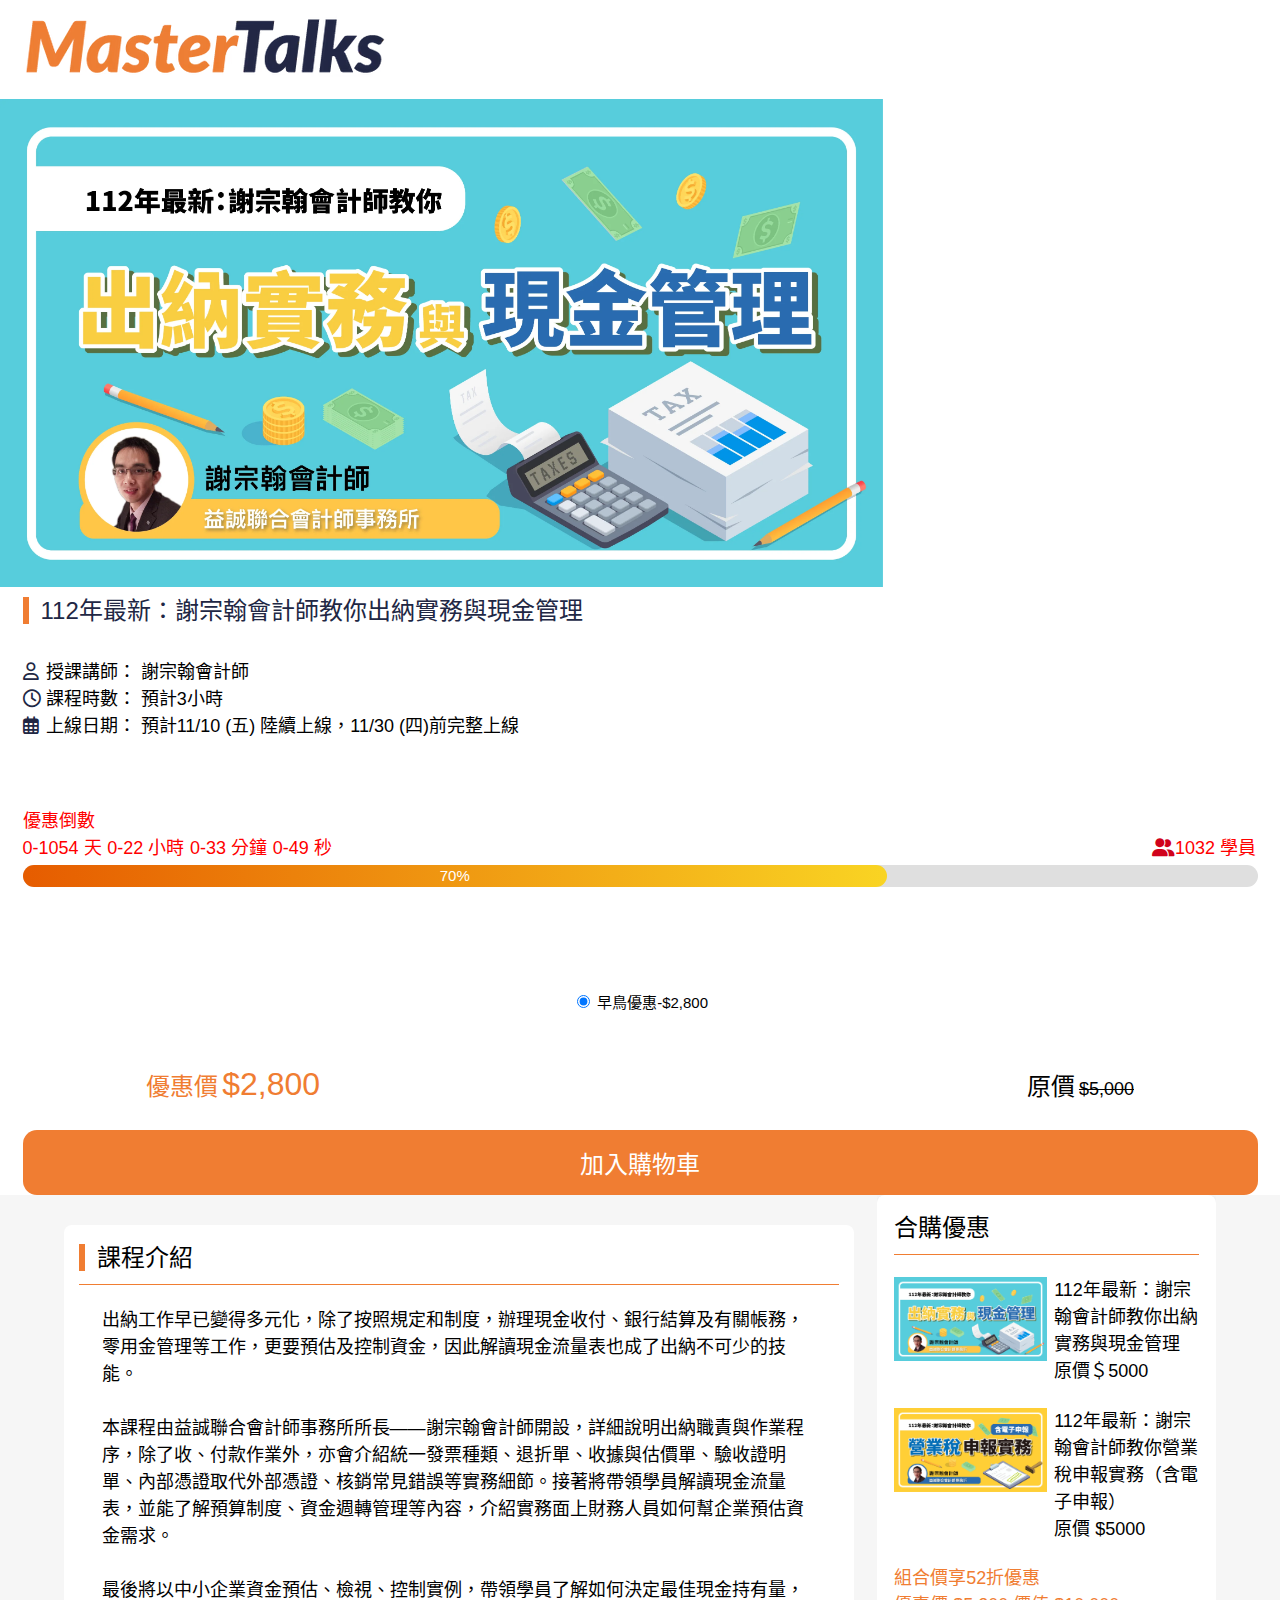
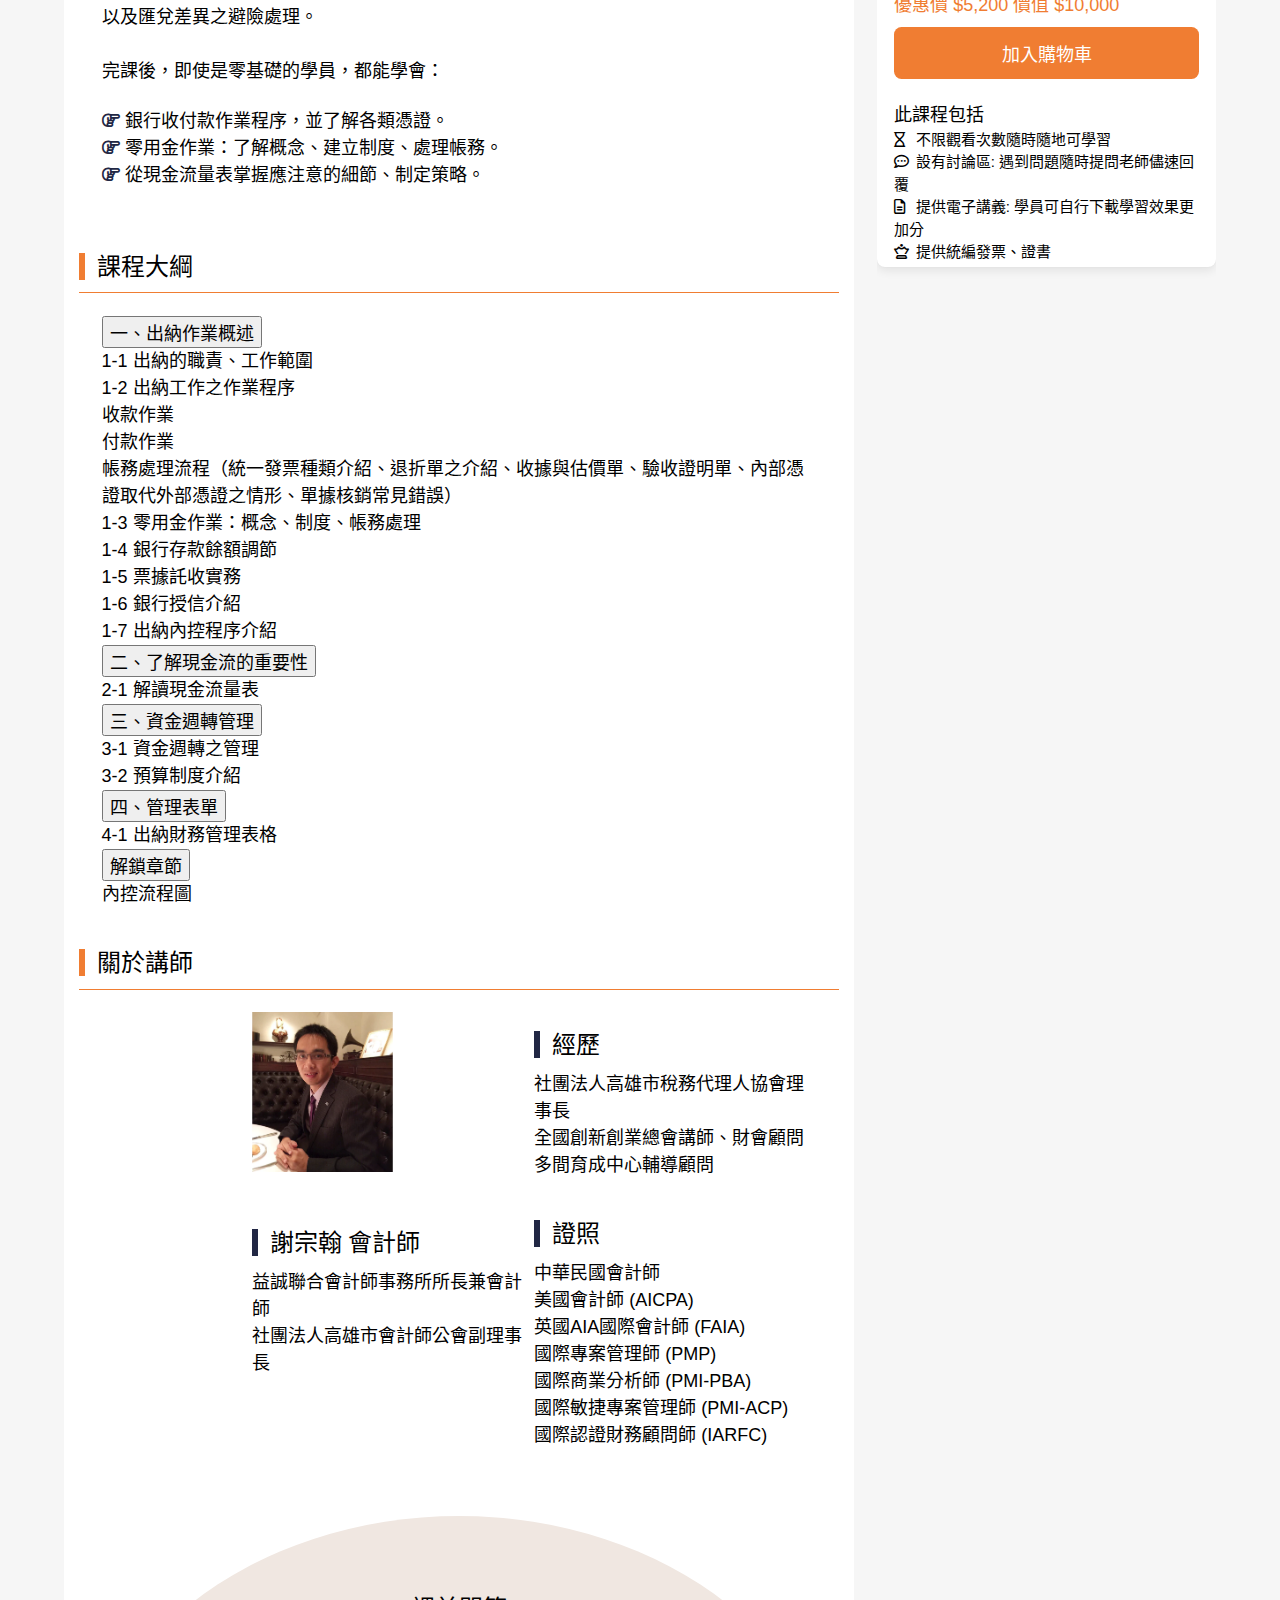
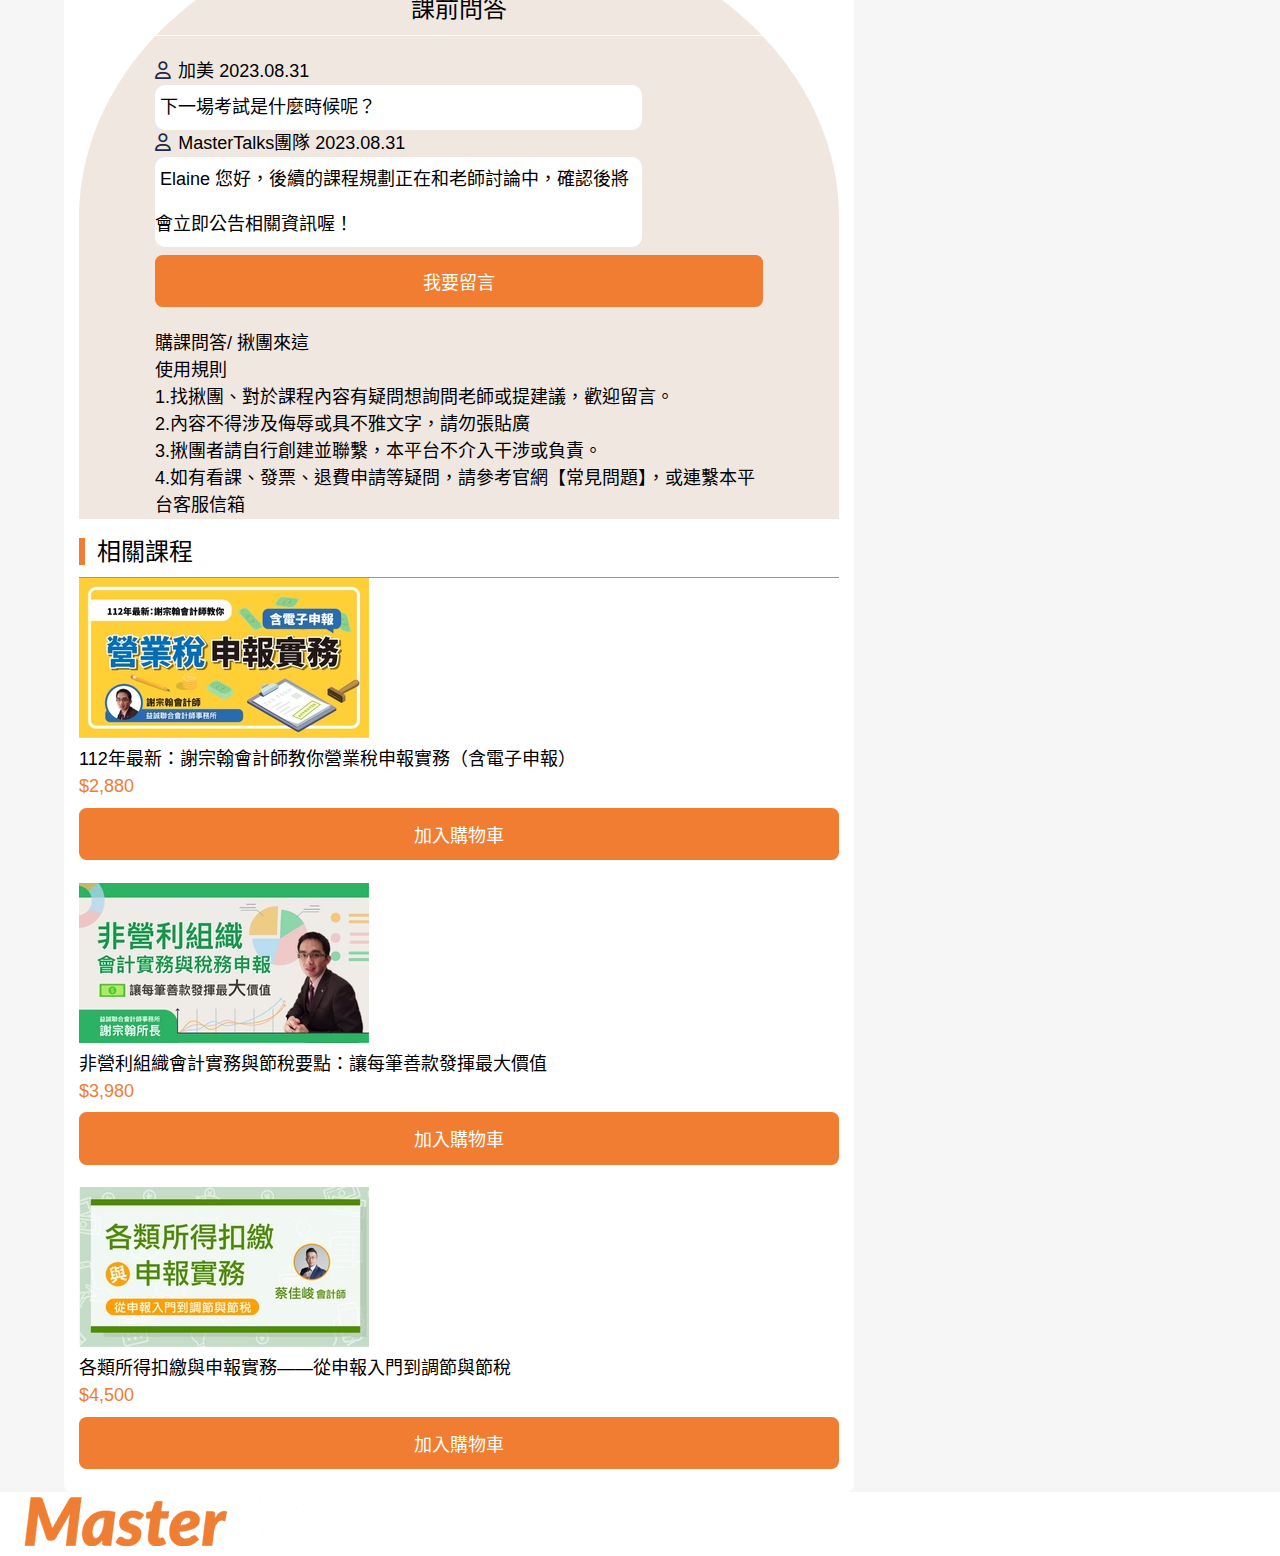
<file: index.html>
<!DOCTYPE html>
<html lang="zh-TW">
<head>
    <meta charset="UTF-8">
    <meta http-equiv="X-UA-Compatible" content="IE=edge">
    <meta name="viewport" content="width=device-width, initial-scale=1.0">
    <title>112年最新：謝宗翰會計師教你出納實務與現金管理 - MasterTalks</title>
    <!-- font-awesome -->
    <link rel="stylesheet" href="https://cdnjs.cloudflare.com/ajax/libs/font-awesome/6.4.2/css/all.min.css">
    <!-- bootstrap css only-->
    <link href="https://cdn.jsdelivr.net/npm/bootstrap@5.3.1/dist/css/bootstrap.min.css" rel="stylesheet" integrity="sha384-4bw+/aepP/YC94hEpVNVgiZdgIC5+VKNBQNGCHeKRQN+PtmoHDEXuppvnDJzQIu9" crossorigin="anonymous">
    <!-- accordion 我自己的 -->
    <link rel="stylesheet" href="./css/accordion.css">
    <link rel="stylesheet" href="./css/course.css">
</head>
<body>
    <!-- header -->
    <div id="nav">
        <img src="./img/nav.avif" alt="">
    </div>
    <!-- banner 區 -->
    <div id="banner-container">
        <div class="banner-content">
            <img class="banner-img" src="./img/1520_aa912b07-c26c-484a-b9a5-6475d76d006a.webp" alt="">
            <div class="banner-text">
                <h3 class="banner-title">112年最新：謝宗翰會計師教你出納實務與現金管理</h3>
                <div class="course-info">
                    <p>
                        <i class="fa-regular fa-user" style="color: #212744;"></i>
                        &nbsp;授課講師： 謝宗翰會計師
                    </p>
                    <p>
                        <i class="fa-regular fa-clock" style="color: #212744;"></i>
                        &nbsp;課程時數： 預計3小時
                    </p>
                    <p>
                        <i class="fa-regular fa-calendar-days" style="color: #212744;"></i>
                        &nbsp;上線日期： 預計11/10 (五) 陸續上線，11/30 (四)前完整上線
                    </p>
                </div>
                <!-- 優惠倒數 -->
                <div class="myprogress">
                    <div class="countdown-container">
                        <p>優惠倒數 &nbsp;</p>
                        <!-- 倒數計時器 -->
                        <div id="countdown">
                            <div class="time">
                                <span id="days" class="white-space">00</span>
                                <span class="white-space">天</span>
                            </div>
                            <div class="time">
                                <span id="hours">00</span>
                                <span>小時</span>
                            </div>
                            <div class="time">
                                <span id="minutes">00</span>
                                <span>分鐘</span>
                            </div>
                            <div class="time">
                                <span id="seconds">00</span>
                                <span>秒</span>
                            </div>
                        </div>    
                    </div>
                    <div class="user-container">
                        <p>
                            <i class="fa-solid fa-user-group" style="color: #d0021b;"></i>
                            &nbsp;1032 學員
                        </p>    
                    </div>
                </div>
                <!-- 進度條 -->
                <div class="myprogress-bar">
                    <div class="myprogress-fill" style="width: 0%;">
                        <span class="myprogress-text">0%</span>
                    </div>
                </div>
                <div class="price-detail">
                <!-- 早鳥優惠 -->
                <label for="choice" class="choice">                
                    <input checked type="radio" name="true" id="choice">
                    早鳥優惠-$2,800
                </label>
                <!-- 優惠價格 -->
                <div class="discount">
                    <div>
                        <h3>優惠價</h3>
                        <p class="discount-price">$2,800</p>    
                    </div>
                    <div>
                        <h3>原價</h3>
                        <p class="original-price">$5,000</p>    
                    </div>
                </div>
                </div>
                <!-- 購物車 收藏 按鈕-->
                <button class="put-in-cart" type="submit">加入購物車</button>
            </div>
        </div>
    </div>
        <main>
    <div class="course-container">
        <!-- 課程介紹 -->
        <section id="introduction" >
            <div class="introduction-container">
                <div class="introduction-content">
                    <!-- 課程介紹內容 -->
                    <div class="course-intro">
                        <h3>課程介紹</h3>
                        <p>出納工作早已變得多元化，除了按照規定和制度，辦理現金收付、銀行結算及有關帳務，零用金管理等工作，更要預估及控制資金，因此解讀現金流量表也成了出納不可少的技能。 <br><br>
                            本課程由益誠聯合會計師事務所所長——謝宗翰會計師開設，詳細說明出納職責與作業程序，除了收、付款作業外，亦會介紹統一發票種類、退折單、收據與估價單、驗收證明單、內部憑證取代外部憑證、核銷常見錯誤等實務細節。接著將帶領學員解讀現金流量表，並能了解預算制度、資金週轉管理等內容，介紹實務面上財務人員如何幫企業預估資金需求。<br><br>
                            最後將以中小企業資金預估、檢視、控制實例，帶領學員了解如何決定最佳現金持有量，以及匯兌差異之避險處理。<br><br>
                            完課後，即使是零基礎的學員，都能學會：<br>
                            <ul>
                                <li>
                                    <i class="fa-regular fa-hand-point-right" style="color: #212744;"></i>
                                    &nbsp;銀行收付款作業程序，並了解各類憑證。
                                </li>
                                <li>
                                    <i class="fa-regular fa-hand-point-right" style="color: #212744;"></i>
                                    &nbsp;零用金作業：了解概念、建立制度、處理帳務。
                                </li>
                                <li>
                                    <i class="fa-regular fa-hand-point-right" style="color: #212744;"></i>
                                    &nbsp;從現金流量表掌握應注意的細節、制定策略。
                                </li>
                            </ul>                
                        </p>    
                    </div>
                    <!-- 課程大綱 -->
                    <div class="chapter">
                        <h3>課程大綱</h3>
                        <div class="accordion-container">
                        <!-- bootstrap Accordion #Always open -->
                        <div class="accordion open bg-warning" id="accordionPanelsStayOpenExample">
                            <!-- 第一個章節 -->
                            <div class="accordion-item">
                              <h2 class="accordion-header">
                                <button class="accordion-button bg-ownblue " type="button" data-bs-toggle="collapse" data-bs-target="#panelsStayOpen-collapseOne" aria-expanded="true" aria-controls="panelsStayOpen-collapseOne">
                                    一、出納作業概述
                                </button>
                              </h2>
                              <div id="panelsStayOpen-collapseOne" class="accordion-collapse collapse show">
                                <div class="accordion-body">
                                    1-1  出納的職責、⼯作範圍 
                                </div>
                                <div class="accordion-body">
                                    1-2  出納⼯作之作業程序
                                    <ul>
                                        <li>收款作業</li>
                                        <li>付款作業</li>
                                        <li>帳務處理流程（統一發票種類介紹、退折單之介紹、收據與估價單、驗收證明單、內部憑證取代外部憑證之情形、單據核銷常見錯誤）</li>
                                    </ul>
                                </div>
                                <div class="accordion-body">
                                    1-3  零用金作業：概念、制度、帳務處理
                                </div>
                                <div class="accordion-body">
                                    1-4  銀行存款餘額調節
                                </div>
                                <div class="accordion-body">
                                    1-5  票據託收實務
                                </div>
                                <div class="accordion-body">
                                    1-6  銀行授信介紹
                                </div>
                                <div class="accordion-body">
                                    1-7  出納內控程序介紹
                                </div>
    
                              </div>
                            </div>
                            <!-- 第二個章節 -->
                            <div class="accordion-item">
                              <h2 class="accordion-header">
                                <button class="accordion-button" type="button" data-bs-toggle="collapse" data-bs-target="#panelsStayOpen-collapseTwo" aria-expanded="true" aria-controls="panelsStayOpen-collapseTwo">
                                    二、了解現金流的重要性
                                </button>
                              </h2>
                              <div id="panelsStayOpen-collapseTwo" class="accordion-collapse collapse">
                                <div class="accordion-body">
                                    2-1 解讀現金流量表
                                </div>
                              </div> 
                            </div>
                            <!-- 第三個章節 -->
                            <div class="accordion-item">
                              <h2 class="accordion-header">
                                <button class="accordion-button" type="button" data-bs-toggle="collapse" data-bs-target="#panelsStayOpen-collapseThree" aria-expanded="true" aria-controls="panelsStayOpen-collapseThree">
                                    三、資金週轉管理
                                </button>
                              </h2>
                              <div id="panelsStayOpen-collapseThree" class="accordion-collapse collapse ">
                                <div class="accordion-body">
                                    3-1 資金週轉之管理
                                </div>
                                <div class="accordion-body">
                                    3-2 預算制度介紹
                                </div>
                              </div>
                            </div>
                            <!-- 第四個章節 -->
                            <div class="accordion-item">
                                <h2 class="accordion-header">
                                  <button class="accordion-button" type="button" data-bs-toggle="collapse" data-bs-target="#panelsStayOpen-collapseFour" aria-expanded="true" aria-controls="panelsStayOpen-collapseFour">
                                    四、管理表單
                                </button>
                                </h2>
                                <div id="panelsStayOpen-collapseFour" class="accordion-collapse collapse">
                                  <div class="accordion-body">
                                    4-1 出納財務管理表格
                                </div>
                                </div>
                            </div>
                            <!-- 解鎖章節 -->
                            <div class="accordion-item">
                                <h2 class="accordion-header">
                                  <button class="accordion-button" type="button" data-bs-toggle="collapse" data-bs-target="#panelsStayOpen-collapseFive" aria-expanded="true" aria-controls="panelsStayOpen-collapseFive">
                                    解鎖章節
                                </button>
                                </h2>
                                <div id="panelsStayOpen-collapseFive" class="accordion-collapse collapse">
                                  <div class="accordion-body">
                                    內控流程圖
                                </div>
                                </div>
                            </div>
                        </div>
                        </div>
                    </div>
                    <!-- 關於講師 -->
                    <div class="teacher">
                        <h3>關於講師</h3>
                        <div class="teacher-content">
                            <div class="left-col">
                                <div class="teacher-img">
                                    <img src="./img/teacher.webp" alt="">
                                </div>
                                <div class="teacher-detail">
                                    <h3>謝宗翰 會計師</h3>
                                    <p>益誠聯合會計師事務所所長兼會計師</p>
                                    <p>社團法人高雄市會計師公會副理事長</p>    
                                </div>
                            </div>
                            <div class="right-col">
                                <div class="experience">
                                    <h3>經歷</h3>
                                    <ul>
                                        <li>社團法人高雄市稅務代理人協會理事長</li>
                                        <li>全國創新創業總會講師、財會顧問</li>
                                        <li>多間育成中心輔導顧問</li>
                                    </ul>
                                </div>
                                <div class="certificate">
                                    <h3>證照</h3>
                                    <ul>
                                        <li>中華民國會計師</li>
                                        <li>美國會計師 (AICPA)</li>
                                        <li>英國AIA國際會計師 (FAIA)</li>
                                        <li>國際專案管理師 (PMP)</li>
                                        <li>國際商業分析師 (PMI-PBA)</li>
                                        <li>國際敏捷專案管理師 (PMI-ACP)</li>
                                        <li>國際認證財務顧問師 (IARFC)</li>
                                    </ul>
                                </div>
                            </div>
                            </div>
                    </div>
                    <!-- 課前問答 -->
                    <div class="comments-container">
                        <div class="circle">
                            <div class="comment-content">
                                <div class="comment-title">課前問答</div>
                                <div class="comment-detail">
                                    <div class="comment-area-first">
                                        <div class="member">
                                            <i class="fa-regular fa-user" style="color: #212747;"></i>
                                            &nbsp;加美 2023.08.31
                                        </div>
                                        <div class="comment-area">&nbsp;下一場考試是什麼時候呢？</div>
                                    </div>
                                    <div class="comment-area-sec">
                                        <div class="member">
                                            <i class="fa-regular fa-user" style="color: #212747;"></i>
                                            &nbsp;MasterTalks團隊   2023.08.31
                                        </div>
                                        <div class="comment-area">&nbsp;Elaine 您好，後續的課程規劃正在和老師討論中，確認後將會立即公告相關資訊喔！</div>
                                    </div>
                                    <button type="submit" class="small-button">我要留言</button>
                                    <div class="rules">
                                        <div class="one-course-title">購課問答/ 揪團來這</div>
                                        <div>使用規則</div>
                                        <ul>
                                            <li>1.找揪團、對於課程內容有疑問想詢問老師或提建議，歡迎留言。</li>
                                            <li>2.內容不得涉及侮辱或具不雅文字，請勿張貼廣</li>
                                            <li>3.揪團者請自行創建並聯繫，本平台不介入干涉或負責。</li>
                                            <li>4.如有看課、發票、退費申請等疑問，請參考官網【常見問題】，或連繫本平台客服信箱</li>
                                        </ul>
                                    </div>
                                    </div>
                            </div>
                        </div>
                    </div>   
                    <!-- 你可能也喜歡 -->
                    <div class="like-container">
                        <h3>相關課程</h3>
                        <div class="like-content">
                            <div class="row row-cols-1 row-cols-md-3 g-4">
                                <!-- 卡一 -->
                                <div class="col">
                                  <div class="card h-100">
                                    <img src="./img/like1.avif" class="card-img-top" alt="...">
                                    <div class="card-body">
                                      <h5 class="card-title">112年最新：謝宗翰會計師教你營業稅申報實務（含電子申報）</h5>
                                      <p class="card-text orange-text">$2,880</p>
                                    </div>
                                    <div class="card-footer">
                                        <button type="submit" class="small-button">加入購物車</button>
                                    </div>
                                  </div>
                                </div>
                                <!-- 卡二 -->
                                <div class="col">
                                  <div class="card h-100">
                                    <img src="./img/like2.avif" class="card-img-top" alt="...">
                                    <div class="card-body">
                                      <h5 class="card-title">非營利組織會計實務與節稅要點：讓每筆善款發揮最大價值</h5>
                                      <p class="card-text orange-text">$3,980</p>
                                    </div>
                                    <div class="card-footer">
                                      <button type="submit" class="small-button">加入購物車</button>
                                    </div>
                                  </div>
                                </div>
                                <!-- 卡三 -->
                                <div class="col">
                                  <div class="card h-100">
                                    <img src="./img/like3.avif" class="card-img-top" alt="...">
                                    <div class="card-body">
                                      <h5 class="card-title">各類所得扣繳與申報實務——從申報入門到調節與節稅</h5>
                                      <p class="card-text orange-text">$4,500</p>
                                    </div>
                                    <div class="card-footer">
                                        <button type="submit" class="small-button">加入購物車</button>
                                    </div>
                                  </div>
                                </div>
                              </div>                       
                        </div>
                    </div>
                </div>
            </div>
        </section>
        <!-- aside -->
        <section id="aside">
            <!-- <div class="one-course-container">
                <div class="one-course-container-content">
                    <h3>購買單堂課程</h3>
                    <img src="./img/1520_aa912b07-c26c-484a-b9a5-6475d76d006a.webp" alt="">
                    <p><span class="orange-text">優惠價 ＄2,800</span>&nbsp; 原價 ＄5,000</p>
                    <button type="submit" class="small-button">加入購物車</button>
                    <p class="one-course-title">此課程包括</p>
                    <ul>
                        <li>
                            <i class="fa-regular fa-hourglass" style="color: #000000;"></i>
                            &nbsp;不限觀看次數隨時隨地可學習
                        </li>
                        <li>
                            <i class="fa-regular fa-comment-dots" style="color: #000000;"></i>
                            &nbsp;設有討論區: 遇到問題隨時提問老師儘速回覆
                        </li>
                        <li>
                            <i class="fa-regular fa-file-lines" style="color: #000000;"></i>
                            &nbsp;提供電子講義: 學員可自行下載學習效果更加分
                        </li>
                        <li>
                            <i class="fa-regular fa-chess-queen" style="color: #000000;"></i>
                            &nbsp;提供統編發票、證書
                        </li>
                    </ul>
                </div>
            </div> -->
            <div class="two-course-container">
                <div class="two-course-container-content">
                    <h3>合購優惠</h3>
                        <div class="first-class">
                            <img src="./img/1520_aa912b07-c26c-484a-b9a5-6475d76d006a.webp" alt="">
                            <div class="text">
                                <p>112年最新：謝宗翰會計師教你出納實務與現金管理</p>
                                <p>原價＄5000</p>
                            </div>
                        </div>
                        <div class="second-class">
                            <img src="./img/course2.webp" alt="">
                            <div class="text">
                                <p>112年最新：謝宗翰會計師教你營業稅申報實務（含電子申報）</p>
                                <p class="price">原價 $5000</p>
                            </div>
                    </div>
                    <p class="orange-text text-center font-20">組合價享52折優惠</p>
                    <p class="orange-text text-center font-20">優惠價 $5,200   價值 $10,000</p>
                    <button type="submit" class="small-button">加入購物車</button>
                    <p class="one-course-title">此課程包括</p>
                    <ul>
                        <li>
                            <i class="fa-regular fa-hourglass" style="color: #000000;"></i>
                            &nbsp;不限觀看次數隨時隨地可學習
                        </li>
                        <li>
                            <i class="fa-regular fa-comment-dots" style="color: #000000;"></i>
                            &nbsp;設有討論區: 遇到問題隨時提問老師儘速回覆
                        </li>
                        <li>
                            <i class="fa-regular fa-file-lines" style="color: #000000;"></i>
                            &nbsp;提供電子講義: 學員可自行下載學習效果更加分
                        </li>
                        <li>
                            <i class="fa-regular fa-chess-queen" style="color: #000000;"></i>
                            &nbsp;提供統編發票、證書
                        </li>
                    </ul>
                </div>
            </div>
        </section>
    </div>
    </main>
    <footer>
        <div id="footer">
            <img src="./img/LOGO.avif" alt="">
        </div>
    </footer>
    <!-- bootstrap JS -->
    <script src="https://cdn.jsdelivr.net/npm/bootstrap@5.3.1/dist/js/bootstrap.bundle.min.js" integrity="sha384-HwwvtgBNo3bZJJLYd8oVXjrBZt8cqVSpeBNS5n7C8IVInixGAoxmnlMuBnhbgrkm" crossorigin="anonymous"></script>
    <script src="./js/course.js"></script>
</body>
</html>
</file>
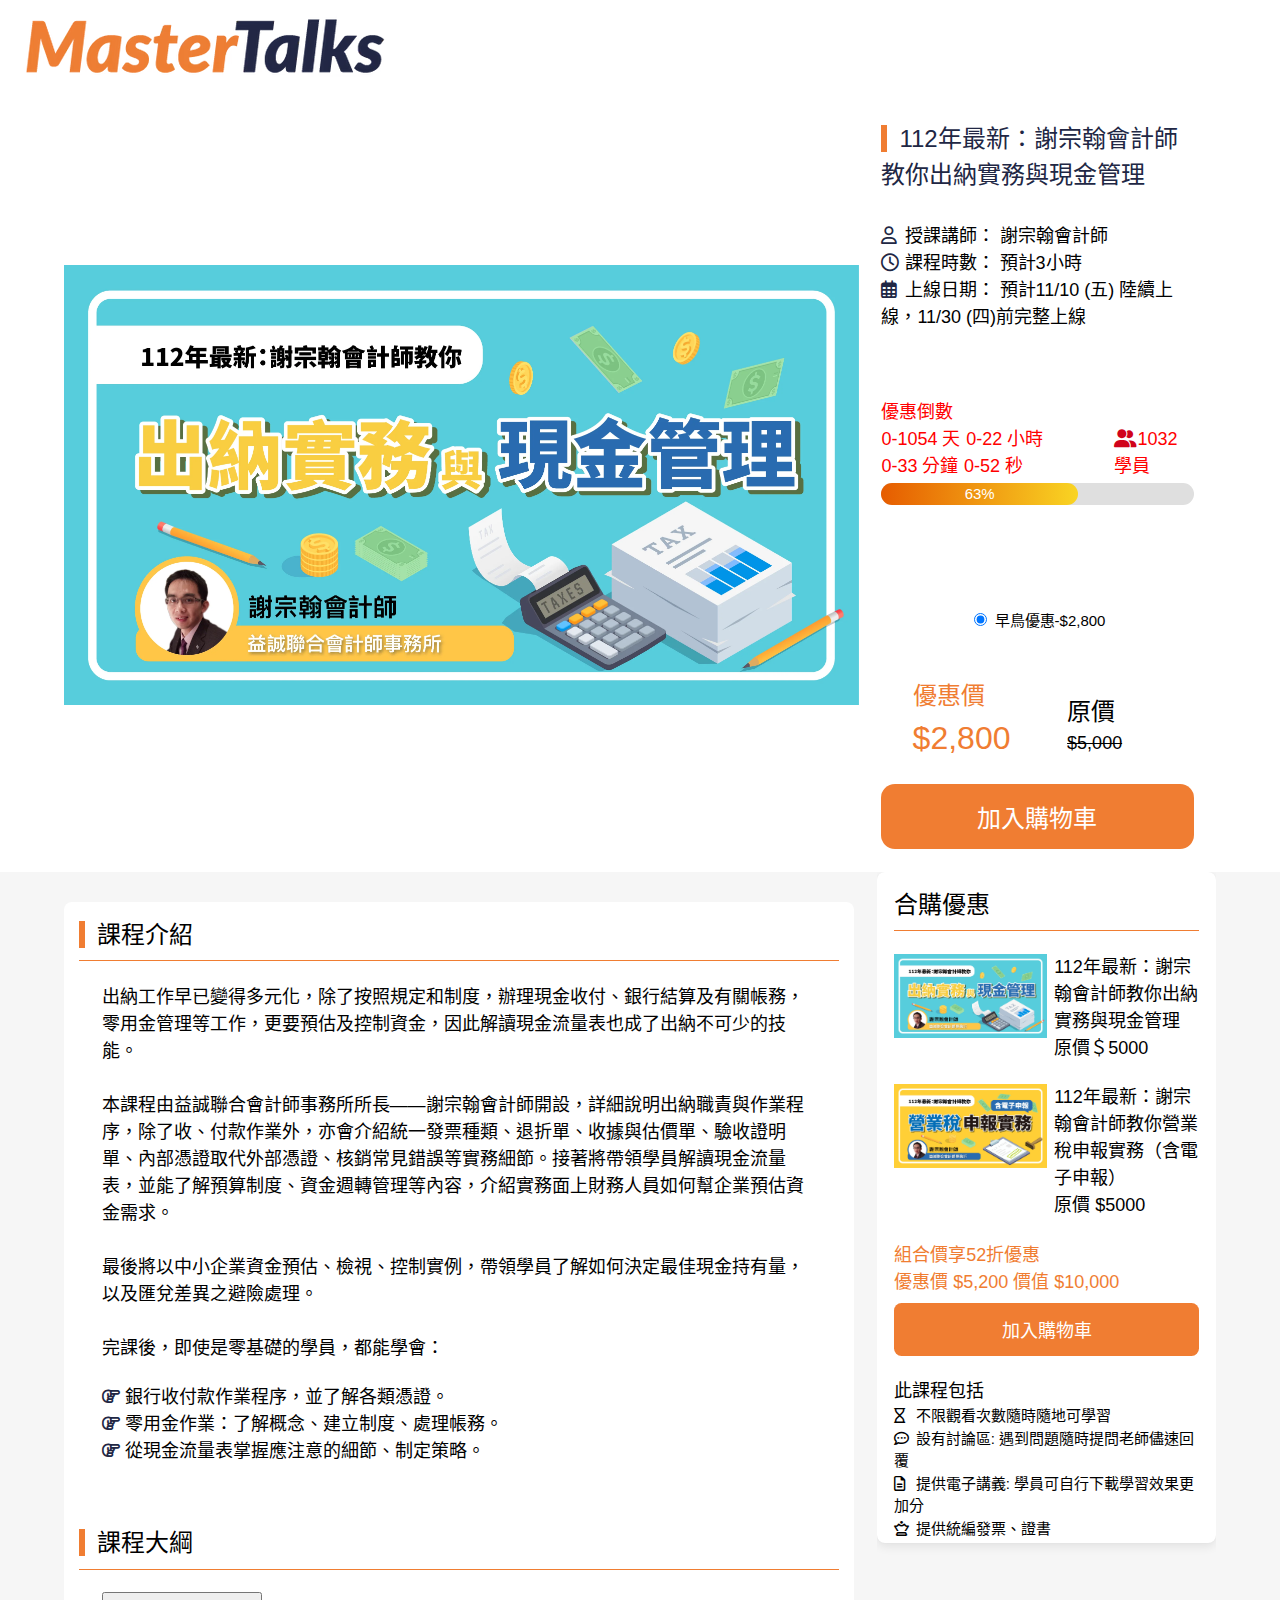
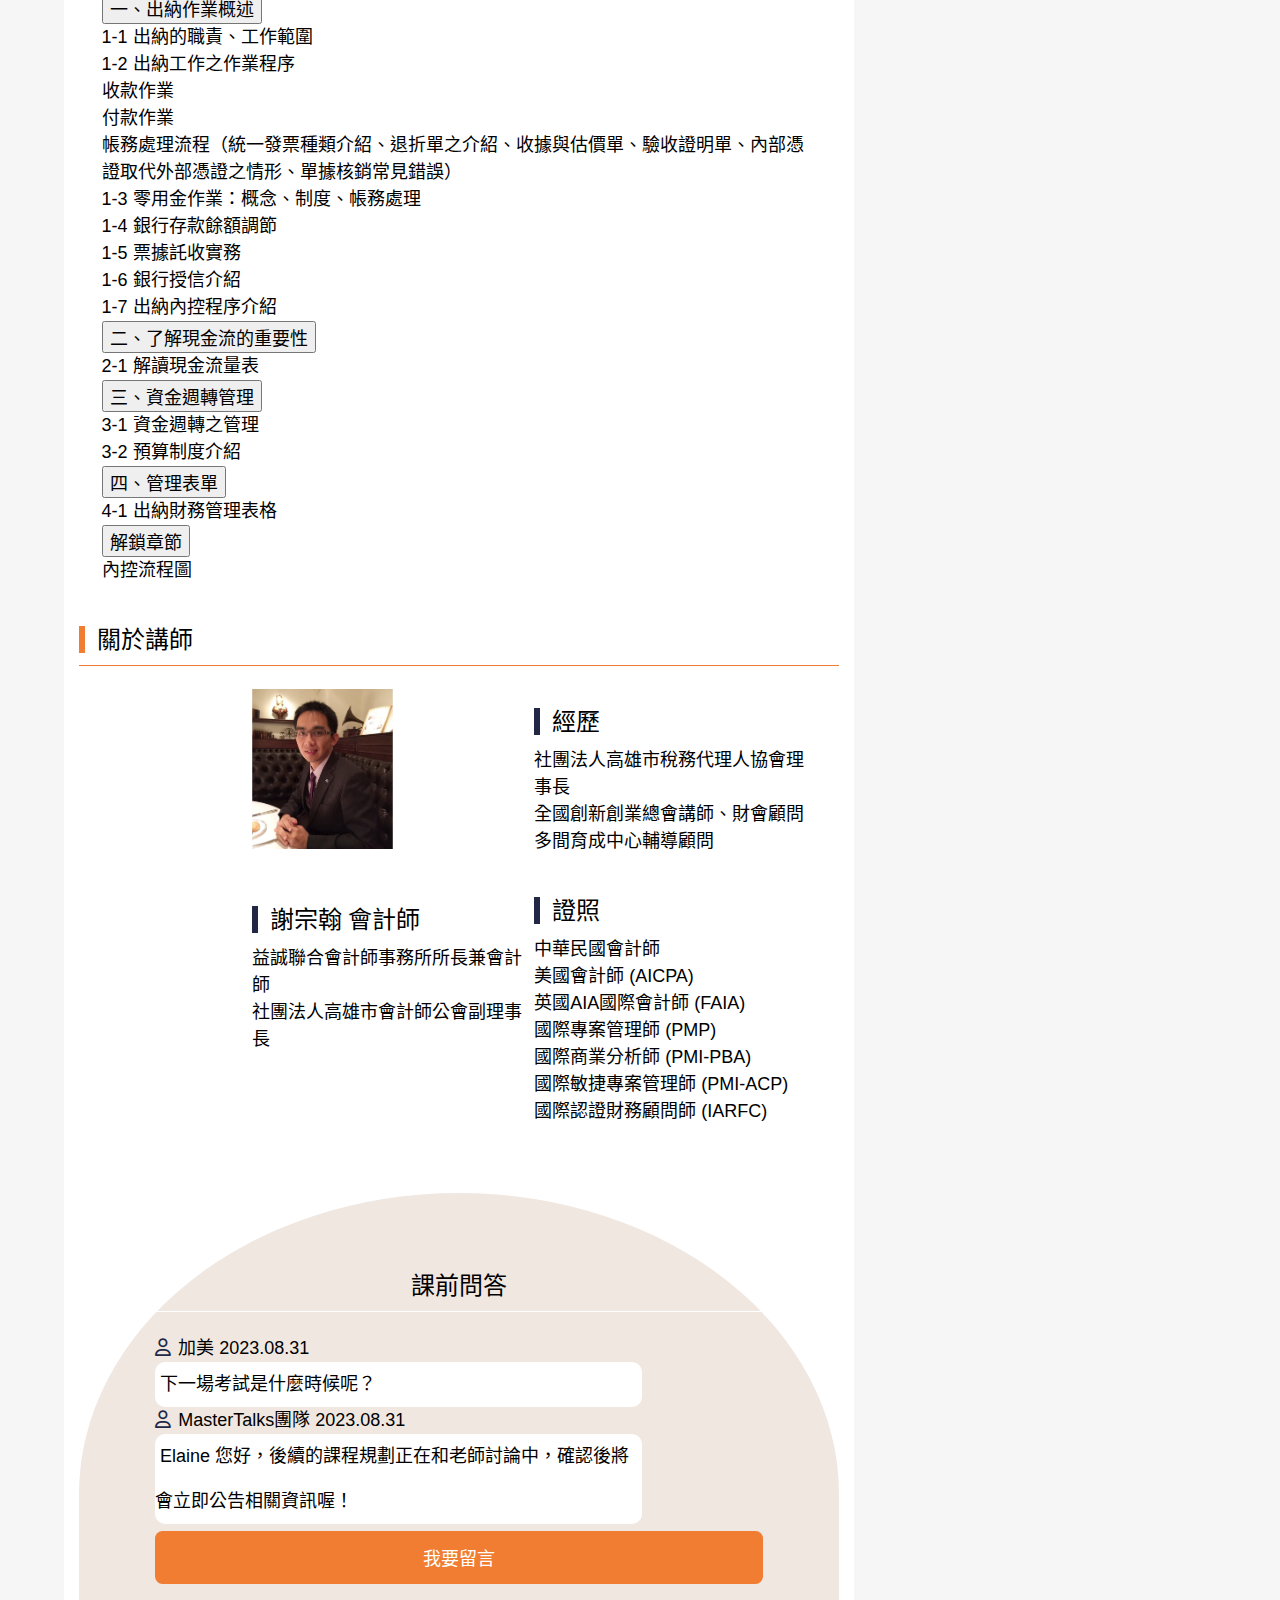
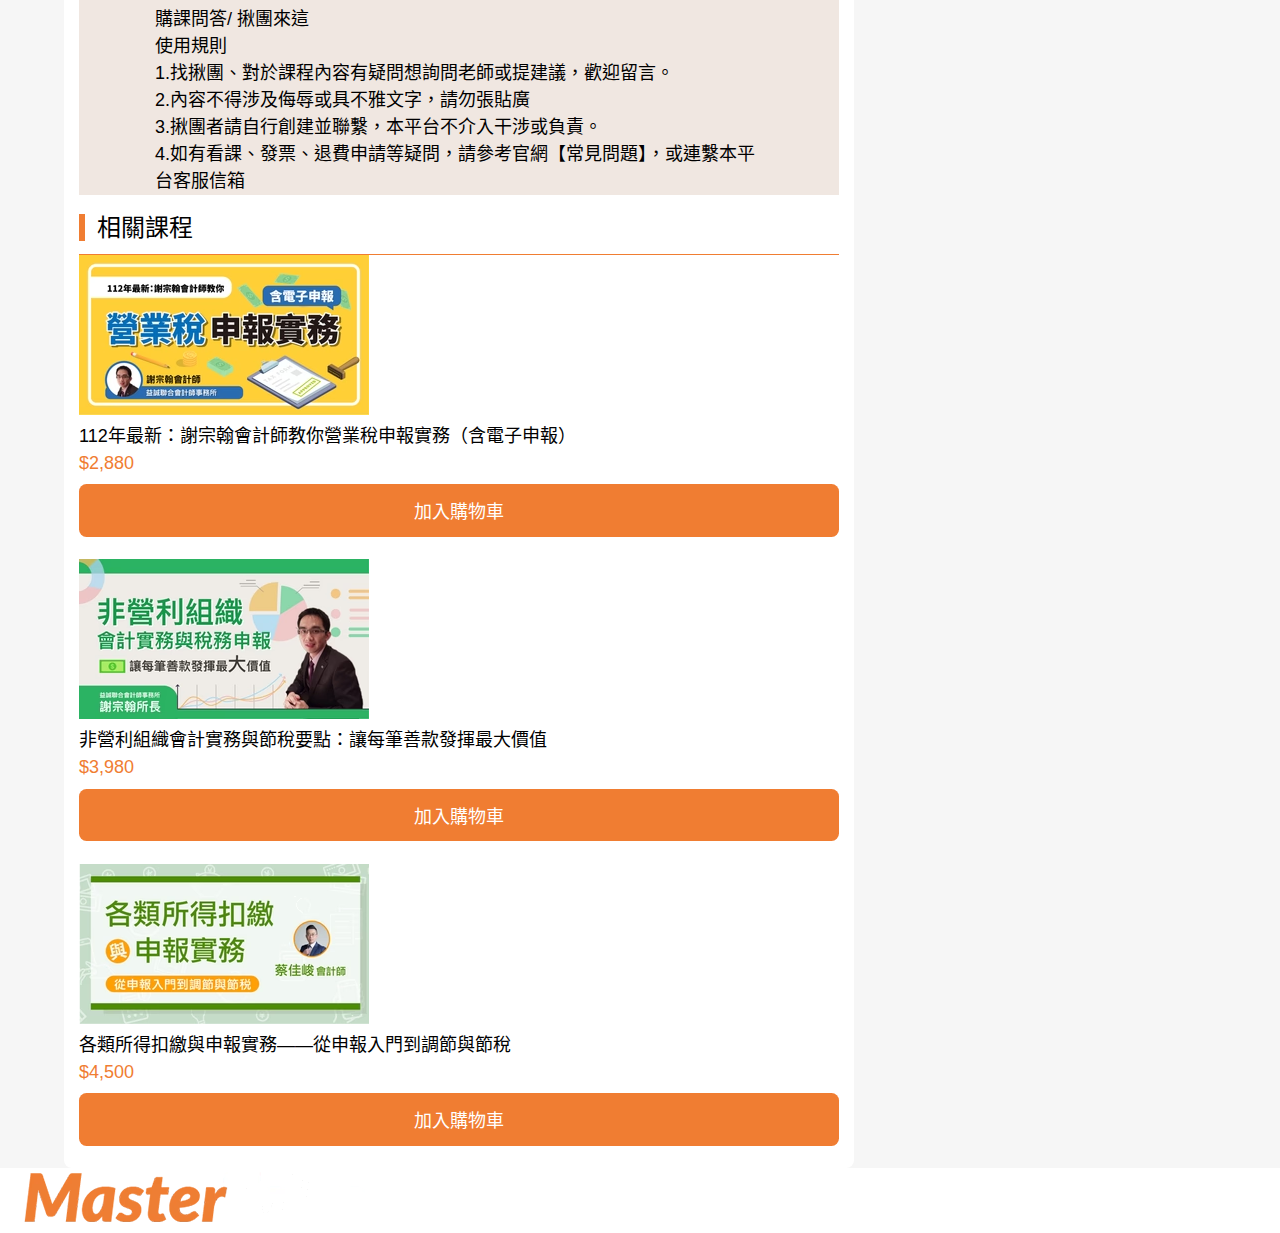
<file: course.html>
<!DOCTYPE html>
<html lang="zh-TW">
<head>
    <meta charset="UTF-8">
    <meta http-equiv="X-UA-Compatible" content="IE=edge">
    <meta name="viewport" content="width=device-width, initial-scale=1.0">
    <title>112年最新：謝宗翰會計師教你出納實務與現金管理 - MasterTalks</title>
    <!-- font-awesome -->
    <link rel="stylesheet" href="https://cdnjs.cloudflare.com/ajax/libs/font-awesome/6.4.2/css/all.min.css">
    <!-- bootstrap css only-->
    <link href="https://cdn.jsdelivr.net/npm/bootstrap@5.3.1/dist/css/bootstrap.min.css" rel="stylesheet" integrity="sha384-4bw+/aepP/YC94hEpVNVgiZdgIC5+VKNBQNGCHeKRQN+PtmoHDEXuppvnDJzQIu9" crossorigin="anonymous">
    <!-- accordion 我自己的 -->
    <link rel="stylesheet" href="./css/accordion.css">
    <link rel="stylesheet" href="./css/course.css">
</head>
<body>
    <!-- header -->
    <div id="nav">
        <img src="./img/nav.avif" alt="">
    </div>
    <!-- banner 區 -->
    <section id="banner-container">
        <div class="banner">
            <img class="banner-img" src="./img/1520_aa912b07-c26c-484a-b9a5-6475d76d006a.webp" alt="">
            <div class="banner-text">
                <h3 class="banner-title">112年最新：謝宗翰會計師教你出納實務與現金管理</h3>
                <div class="course-info">
                    <p>
                        <i class="fa-regular fa-user" style="color: #212744;"></i>
                        &nbsp;授課講師： 謝宗翰會計師
                    </p>
                    <p>
                        <i class="fa-regular fa-clock" style="color: #212744;"></i>
                        &nbsp;課程時數： 預計3小時
                    </p>
                    <p>
                        <i class="fa-regular fa-calendar-days" style="color: #212744;"></i>
                        &nbsp;上線日期： 預計11/10 (五) 陸續上線，11/30 (四)前完整上線
                    </p>
                </div>
                <!-- 優惠倒數 -->
                <div class="myprogress">
                    <div class="countdown-container">
                        <p>優惠倒數 &nbsp;</p>
                        <!-- 倒數計時器 -->
                        <div id="countdown">
                            <div class="time">
                                <span id="days" class="white-space">00</span>
                                <span class="white-space">天</span>
                            </div>
                            <div class="time">
                                <span id="hours">00</span>
                                <span>小時</span>
                            </div>
                            <div class="time">
                                <span id="minutes">00</span>
                                <span>分鐘</span>
                            </div>
                            <div class="time">
                                <span id="seconds">00</span>
                                <span>秒</span>
                            </div>
                        </div>    
                    </div>
                    <div class="user-container">
                        <p>
                            <i class="fa-solid fa-user-group" style="color: #d0021b;"></i>
                            &nbsp;1032 學員
                        </p>    
                    </div>
                </div>
                <!-- 進度條 -->
                <div class="myprogress-bar">
                    <div class="myprogress-fill" style="width: 0%;">
                        <span class="myprogress-text">0%</span>
                    </div>
                </div>
                <div class="price-detail">
                <!-- 早鳥優惠 -->
                <label for="choice" class="choice">                
                    <input checked type="radio" name="true" id="choice">
                    早鳥優惠-$2,800
                </label>
                <!-- 優惠價格 -->
                <div class="discount">
                    <div>
                        <h3>優惠價</h3>
                        <p class="discount-price">$2,800</p>    
                    </div>
                    <div>
                        <h3>原價</h3>
                        <p class="original-price">$5,000</p>    
                    </div>
                </div>
                </div>
                <!-- 購物車 收藏 按鈕-->
                <button class="put-in-cart" type="submit">加入購物車</button>
            </div>
        </div>
    </section>
    <main>
    <div class="course-container">
        <!-- 課程介紹 -->
        <section id="introduction" >
            <div class="introduction-container">
                <div class="introduction-content">
                    <!-- 課程介紹內容 -->
                    <div class="course-intro">
                        <h3>課程介紹</h3>
                        <p>出納工作早已變得多元化，除了按照規定和制度，辦理現金收付、銀行結算及有關帳務，零用金管理等工作，更要預估及控制資金，因此解讀現金流量表也成了出納不可少的技能。 <br><br>
                            本課程由益誠聯合會計師事務所所長——謝宗翰會計師開設，詳細說明出納職責與作業程序，除了收、付款作業外，亦會介紹統一發票種類、退折單、收據與估價單、驗收證明單、內部憑證取代外部憑證、核銷常見錯誤等實務細節。接著將帶領學員解讀現金流量表，並能了解預算制度、資金週轉管理等內容，介紹實務面上財務人員如何幫企業預估資金需求。<br><br>
                            最後將以中小企業資金預估、檢視、控制實例，帶領學員了解如何決定最佳現金持有量，以及匯兌差異之避險處理。<br><br>
                            完課後，即使是零基礎的學員，都能學會：<br>
                            <ul>
                                <li>
                                    <i class="fa-regular fa-hand-point-right" style="color: #212744;"></i>
                                    &nbsp;銀行收付款作業程序，並了解各類憑證。
                                </li>
                                <li>
                                    <i class="fa-regular fa-hand-point-right" style="color: #212744;"></i>
                                    &nbsp;零用金作業：了解概念、建立制度、處理帳務。
                                </li>
                                <li>
                                    <i class="fa-regular fa-hand-point-right" style="color: #212744;"></i>
                                    &nbsp;從現金流量表掌握應注意的細節、制定策略。
                                </li>
                            </ul>                
                        </p>    
                    </div>
                    <!-- 課程大綱 -->
                    <div class="chapter">
                        <h3>課程大綱</h3>
                        <div class="accordion-container">
                        <!-- bootstrap Accordion #Always open -->
                        <div class="accordion open bg-warning" id="accordionPanelsStayOpenExample">
                            <!-- 第一個章節 -->
                            <div class="accordion-item">
                              <h2 class="accordion-header">
                                <button class="accordion-button bg-ownblue " type="button" data-bs-toggle="collapse" data-bs-target="#panelsStayOpen-collapseOne" aria-expanded="true" aria-controls="panelsStayOpen-collapseOne">
                                    一、出納作業概述
                                </button>
                              </h2>
                              <div id="panelsStayOpen-collapseOne" class="accordion-collapse collapse show">
                                <div class="accordion-body">
                                    1-1  出納的職責、⼯作範圍 
                                </div>
                                <div class="accordion-body">
                                    1-2  出納⼯作之作業程序
                                    <ul>
                                        <li>收款作業</li>
                                        <li>付款作業</li>
                                        <li>帳務處理流程（統一發票種類介紹、退折單之介紹、收據與估價單、驗收證明單、內部憑證取代外部憑證之情形、單據核銷常見錯誤）</li>
                                    </ul>
                                </div>
                                <div class="accordion-body">
                                    1-3  零用金作業：概念、制度、帳務處理
                                </div>
                                <div class="accordion-body">
                                    1-4  銀行存款餘額調節
                                </div>
                                <div class="accordion-body">
                                    1-5  票據託收實務
                                </div>
                                <div class="accordion-body">
                                    1-6  銀行授信介紹
                                </div>
                                <div class="accordion-body">
                                    1-7  出納內控程序介紹
                                </div>
    
                              </div>
                            </div>
                            <!-- 第二個章節 -->
                            <div class="accordion-item">
                              <h2 class="accordion-header">
                                <button class="accordion-button" type="button" data-bs-toggle="collapse" data-bs-target="#panelsStayOpen-collapseTwo" aria-expanded="true" aria-controls="panelsStayOpen-collapseTwo">
                                    二、了解現金流的重要性
                                </button>
                              </h2>
                              <div id="panelsStayOpen-collapseTwo" class="accordion-collapse collapse">
                                <div class="accordion-body">
                                    2-1 解讀現金流量表
                                </div>
                              </div> 
                            </div>
                            <!-- 第三個章節 -->
                            <div class="accordion-item">
                              <h2 class="accordion-header">
                                <button class="accordion-button" type="button" data-bs-toggle="collapse" data-bs-target="#panelsStayOpen-collapseThree" aria-expanded="true" aria-controls="panelsStayOpen-collapseThree">
                                    三、資金週轉管理
                                </button>
                              </h2>
                              <div id="panelsStayOpen-collapseThree" class="accordion-collapse collapse ">
                                <div class="accordion-body">
                                    3-1 資金週轉之管理
                                </div>
                                <div class="accordion-body">
                                    3-2 預算制度介紹
                                </div>
                              </div>
                            </div>
                            <!-- 第四個章節 -->
                            <div class="accordion-item">
                                <h2 class="accordion-header">
                                  <button class="accordion-button" type="button" data-bs-toggle="collapse" data-bs-target="#panelsStayOpen-collapseFour" aria-expanded="true" aria-controls="panelsStayOpen-collapseFour">
                                    四、管理表單
                                </button>
                                </h2>
                                <div id="panelsStayOpen-collapseFour" class="accordion-collapse collapse">
                                  <div class="accordion-body">
                                    4-1 出納財務管理表格
                                </div>
                                </div>
                            </div>
                            <!-- 解鎖章節 -->
                            <div class="accordion-item">
                                <h2 class="accordion-header">
                                  <button class="accordion-button" type="button" data-bs-toggle="collapse" data-bs-target="#panelsStayOpen-collapseFive" aria-expanded="true" aria-controls="panelsStayOpen-collapseFive">
                                    解鎖章節
                                </button>
                                </h2>
                                <div id="panelsStayOpen-collapseFive" class="accordion-collapse collapse">
                                  <div class="accordion-body">
                                    內控流程圖
                                </div>
                                </div>
                            </div>
                        </div>
                        </div>
                    </div>
                    <!-- 關於講師 -->
                    <div class="teacher">
                        <h3>關於講師</h3>
                        <div class="teacher-content">
                            <div class="left-col">
                                <div class="teacher-img">
                                    <img src="./img/teacher.webp" alt="">
                                </div>
                                <div class="teacher-detail">
                                    <h3>謝宗翰 會計師</h3>
                                    <p>益誠聯合會計師事務所所長兼會計師</p>
                                    <p>社團法人高雄市會計師公會副理事長</p>    
                                </div>
                            </div>
                            <div class="right-col">
                                <div class="experience">
                                    <h3>經歷</h3>
                                    <ul>
                                        <li>社團法人高雄市稅務代理人協會理事長</li>
                                        <li>全國創新創業總會講師、財會顧問</li>
                                        <li>多間育成中心輔導顧問</li>
                                    </ul>
                                </div>
                                <div class="certificate">
                                    <h3>證照</h3>
                                    <ul>
                                        <li>中華民國會計師</li>
                                        <li>美國會計師 (AICPA)</li>
                                        <li>英國AIA國際會計師 (FAIA)</li>
                                        <li>國際專案管理師 (PMP)</li>
                                        <li>國際商業分析師 (PMI-PBA)</li>
                                        <li>國際敏捷專案管理師 (PMI-ACP)</li>
                                        <li>國際認證財務顧問師 (IARFC)</li>
                                    </ul>
                                </div>
                            </div>
                            </div>
                    </div>
                    <!-- 課前問答 -->
                    <div class="comments-container">
                        <div class="circle">
                            <div class="comment-content">
                                <div class="comment-title">課前問答</div>
                                <div class="comment-detail">
                                    <div class="comment-area-first">
                                        <div class="member">
                                            <i class="fa-regular fa-user" style="color: #212747;"></i>
                                            &nbsp;加美 2023.08.31
                                        </div>
                                        <div class="comment-area">&nbsp;下一場考試是什麼時候呢？</div>
                                    </div>
                                    <div class="comment-area-sec">
                                        <div class="member">
                                            <i class="fa-regular fa-user" style="color: #212747;"></i>
                                            &nbsp;MasterTalks團隊   2023.08.31
                                        </div>
                                        <div class="comment-area">&nbsp;Elaine 您好，後續的課程規劃正在和老師討論中，確認後將會立即公告相關資訊喔！</div>
                                    </div>
                                    <button type="submit" class="small-button">我要留言</button>
                                    <div class="rules">
                                        <div class="one-course-title">購課問答/ 揪團來這</div>
                                        <div>使用規則</div>
                                        <ul>
                                            <li>1.找揪團、對於課程內容有疑問想詢問老師或提建議，歡迎留言。</li>
                                            <li>2.內容不得涉及侮辱或具不雅文字，請勿張貼廣</li>
                                            <li>3.揪團者請自行創建並聯繫，本平台不介入干涉或負責。</li>
                                            <li>4.如有看課、發票、退費申請等疑問，請參考官網【常見問題】，或連繫本平台客服信箱</li>
                                        </ul>
                                    </div>
                                    </div>
                            </div>
                        </div>
                    </div>   
                    <!-- 你可能也喜歡 -->
                    <div class="like-container">
                        <h3>相關課程</h3>
                        <div class="like-content">
                            <div class="row row-cols-1 row-cols-md-3 g-4">
                                <!-- 卡一 -->
                                <div class="col">
                                  <div class="card h-100">
                                    <img src="./img/like1.avif" class="card-img-top" alt="...">
                                    <div class="card-body">
                                      <h5 class="card-title">112年最新：謝宗翰會計師教你營業稅申報實務（含電子申報）</h5>
                                      <p class="card-text orange-text">$2,880</p>
                                    </div>
                                    <div class="card-footer">
                                        <button type="submit" class="small-button">加入購物車</button>
                                    </div>
                                  </div>
                                </div>
                                <!-- 卡二 -->
                                <div class="col">
                                  <div class="card h-100">
                                    <img src="./img/like2.avif" class="card-img-top" alt="...">
                                    <div class="card-body">
                                      <h5 class="card-title">非營利組織會計實務與節稅要點：讓每筆善款發揮最大價值</h5>
                                      <p class="card-text orange-text">$3,980</p>
                                    </div>
                                    <div class="card-footer">
                                      <button type="submit" class="small-button">加入購物車</button>
                                    </div>
                                  </div>
                                </div>
                                <!-- 卡三 -->
                                <div class="col">
                                  <div class="card h-100">
                                    <img src="./img/like3.avif" class="card-img-top" alt="...">
                                    <div class="card-body">
                                      <h5 class="card-title">各類所得扣繳與申報實務——從申報入門到調節與節稅</h5>
                                      <p class="card-text orange-text">$4,500</p>
                                    </div>
                                    <div class="card-footer">
                                        <button type="submit" class="small-button">加入購物車</button>
                                    </div>
                                  </div>
                                </div>
                              </div>                       
                        </div>
                    </div>
                </div>
            </div>
        </section>
        <!-- aside -->
        <section id="aside">
            <!-- <div class="one-course-container">
                <div class="one-course-container-content">
                    <h3>購買單堂課程</h3>
                    <img src="./img/1520_aa912b07-c26c-484a-b9a5-6475d76d006a.webp" alt="">
                    <p><span class="orange-text">優惠價 ＄2,800</span>&nbsp; 原價 ＄5,000</p>
                    <button type="submit" class="small-button">加入購物車</button>
                    <p class="one-course-title">此課程包括</p>
                    <ul>
                        <li>
                            <i class="fa-regular fa-hourglass" style="color: #000000;"></i>
                            &nbsp;不限觀看次數隨時隨地可學習
                        </li>
                        <li>
                            <i class="fa-regular fa-comment-dots" style="color: #000000;"></i>
                            &nbsp;設有討論區: 遇到問題隨時提問老師儘速回覆
                        </li>
                        <li>
                            <i class="fa-regular fa-file-lines" style="color: #000000;"></i>
                            &nbsp;提供電子講義: 學員可自行下載學習效果更加分
                        </li>
                        <li>
                            <i class="fa-regular fa-chess-queen" style="color: #000000;"></i>
                            &nbsp;提供統編發票、證書
                        </li>
                    </ul>
                </div>
            </div> -->
            <div class="two-course-container">
                <div class="two-course-container-content">
                    <h3>合購優惠</h3>
                        <div class="first-class">
                            <img src="./img/1520_aa912b07-c26c-484a-b9a5-6475d76d006a.webp" alt="">
                            <div class="text">
                                <p>112年最新：謝宗翰會計師教你出納實務與現金管理</p>
                                <p>原價＄5000</p>
                            </div>
                        </div>
                        <div class="second-class">
                            <img src="./img/course2.webp" alt="">
                            <div class="text">
                                <p>112年最新：謝宗翰會計師教你營業稅申報實務（含電子申報）</p>
                                <p class="price">原價 $5000</p>
                            </div>
                    </div>
                    <p class="orange-text text-center font-20">組合價享52折優惠</p>
                    <p class="orange-text text-center font-20">優惠價 $5,200   價值 $10,000</p>
                    <button type="submit" class="small-button">加入購物車</button>
                    <p class="one-course-title">此課程包括</p>
                    <ul>
                        <li>
                            <i class="fa-regular fa-hourglass" style="color: #000000;"></i>
                            &nbsp;不限觀看次數隨時隨地可學習
                        </li>
                        <li>
                            <i class="fa-regular fa-comment-dots" style="color: #000000;"></i>
                            &nbsp;設有討論區: 遇到問題隨時提問老師儘速回覆
                        </li>
                        <li>
                            <i class="fa-regular fa-file-lines" style="color: #000000;"></i>
                            &nbsp;提供電子講義: 學員可自行下載學習效果更加分
                        </li>
                        <li>
                            <i class="fa-regular fa-chess-queen" style="color: #000000;"></i>
                            &nbsp;提供統編發票、證書
                        </li>
                    </ul>
                </div>
            </div>
        </section>
    </div>
    </main>
    <footer>
        <div id="footer">
            <img src="./img/LOGO.avif" alt="">
        </div>
    </footer>
    <!-- bootstrap JS -->
    <script src="https://cdn.jsdelivr.net/npm/bootstrap@5.3.1/dist/js/bootstrap.bundle.min.js" integrity="sha384-HwwvtgBNo3bZJJLYd8oVXjrBZt8cqVSpeBNS5n7C8IVInixGAoxmnlMuBnhbgrkm" crossorigin="anonymous"></script>
    <script src="./js/course.js"></script>
</body>
</html>
</file>
<file: css/accordion.css>
@charset "UTF-8";

/* header active 的顏色 */
.accordion {
    --bs-accordion-active-bg: #212747;
    --bs-accordion-active-color:white;
}
/* header 一般的顏色 */
.accordion-button{
    --bs-accordion-btn-bg: #212747;
    --bs-accordion-btn-color: white;
    font-size: 18px;

}
.x-accordion-heading .x-accordion-toggle {
    font-family: "Segoe UI", Arial, sans-serif;
}
.accordion-item{
    border: 0;
}
</file>
<file: css/course.css>
@charset "UTF-8";
/* Bootstrap 4 使用 */
html,
body,
div,
span,
applet,
object,
iframe,
h1,
h2,
h3,
h4,
h5,
h6,
p,
blockquote,
pre,
a,
abbr,
acronym,
address,
big,
cite,
code,
del,
dfn,
em,
img,
ins,
kbd,
q,
s,
samp,
small,
strike,
strong,
sub,
sup,
tt,
var,
b,
u,
i,
center,
dl,
dt,
dd,
ol,
ul,
li,
fieldset,
form,
label,
legend,
table,
caption,
tbody,
tfoot,
thead,
tr,
th,
td,
article,
aside,
canvas,
details,
embed,
figure,
figcaption,
footer,
header,
hgroup,
menu,
nav,
output,
ruby,
section,
summary,
time,
mark,
audio,
video {
    margin: 0;
    padding: 0;
    border: 0;
    font-size: 100%;
    font: inherit;
    vertical-align: baseline;
}

/* HTML5 display-role reset for older browsers */
article,
aside,
details,
figcaption,
figure,
footer,
header,
hgroup,
menu,
nav,
section {
    display: block;
}

body {
    line-height: 1;
}

ol,
ul {
    list-style: none;
}

blockquote,
q {
    quotes: none;
}

blockquote:before,
blockquote:after,
q:before,
q:after {
    content: '';
    content: none;
}

table {
    border-collapse: collapse;
    border-spacing: 0;
}
/* 清空bootstrap 偽元素 */
.clearfix::after{
    content: " ";
    display: block;
    clear: both;
}
/* 共用 */
* {
    box-sizing: border-box;
}
html, body {
    font-family: Verdana,sans-serif;
    font-size: 15px;
    line-height: 1.5;
}
h1, h2, h3, h4, h5, h6{
    font-family: "Segoe UI", Arial, sans-serif;
}
h3 {
    font-size: 24px;
}
p {
    font-size: 18px;
}
:root{
    --orange-color: #F07D32;
    --blue-color:#212744;
}
.orange-text{
    color: var(--orange-color);
}
.red-text{
    color: red;
}
.small-button{
    background-color: var(--orange-color);
    height: 3.5rem;
    color: #fff;
    border: 0;
    border-radius: .5rem;
    padding: 0 1rem;
    display: block;
    margin: 0 auto;
    margin-top: .5rem;
    margin-bottom: 1.5rem;
    font-size: 18px;
    width: 100%;
}
/* 共用區結束 */

/* banner區 */
#banner-container{
    width: 100%;
    display: block;
}
.banner{
    display: flex;
    align-items: center;
    width: 90%;
    margin: auto;
    padding: 1.5rem 0;
}
.banner-img{
    width:69%;
    object-fit: contain;
}
.banner-text{
    height: 80%;
    width: 100%;
    align-self:flex-start;
    padding-left: 1.5rem;
    padding-right: 1.5rem;
}
.banner-title{
    font-size: 24px;
    color:var(--blue-color);
}
.banner-title::before{
    content: " ";
    border-left: 6px solid var(--orange-color);
    margin-right: 12px;
}
.course-info{
    margin-top: 2rem;
}
/* 課程時數的icon 更改大小 跟其他icon對齊 */
.fa, .fa-brands, .fa-classic, .fa-regular, .fa-sharp, .fa-solid, .fab, .far, .fas {
    content: "\f017";
    width:13.13px;
}
.myprogress{
    display: flex;
    margin-top: 4.5rem;
    align-items: end;
    color: red;
    justify-content: space-between;
}
.myprogress p{
    display: inline;
}

#countdown .time, .user-container p {
    display: inline-block;
    margin-right: .1rem; 
    font-size: 18px;
} 


/* 進度條樣式 */
.myprogress-bar {
    background-color: rgb(223, 223, 223);
    border-radius: 12px;
    height: 1.5rem;
    margin-top: .2rem;
}

.myprogress-fill {
    background: linear-gradient(90deg, #E65C00 0%, #F9D423 100%);
    height: 100%;
    border-radius: 12px;
    width: 0%;
    display: flex;
    justify-content: center;
    align-items: center;
    color: #fff;
    animation: fillAnimation .8s ease-out forwards;
}

@keyframes fillAnimation {
    0% {
        width: 0;
    }
    to {
        width: 70%;
    }
}
.choice{
    display: block;
    margin: 3rem auto;
    color: black;
    text-align: center;
}
.discount{
    display: flex;
    align-items: last baseline;
    justify-content: space-between;
    width: 80%;
    margin-top: 4.5rem;
    margin-bottom: 10rem;
    margin: 0 auto;
}
.discount h3, .discount p{
    display: inline;
}
.discount div:nth-of-type(1){
    color: var(--orange-color);
}
.discount-price{
    font-size: 32px;
}
.original-price{
    text-decoration: line-through;
}
.price-detail{
    margin-top: 7rem;
}
.put-in-cart{
    background-color: var(--orange-color);
    height:65px;
    width: 100%;
    font-size: 24px;
    padding: 5px 16px;
    color: white;
    border-radius: 14px;
    border: 0;
    margin-top: 1.5rem;
}
.button-container .put-in-cart:hover {
    cursor: pointer; 
}
.put-in-cart:hover {
    transition-property: var(--blue-color), white;
    transition-duration: 0.1s;
    transition-timing-function: ease-in;
}
main{
    background-color: #F6F6F6;
    display: block;
}
#introduction{
    flex:7;
}
/* 調整aside 跟課程區的排版 */
.course-container{
    display: flex;
    width: 90%;
    margin: 0 auto;
    gap: 2%;
}
.introduction-container{
    background-color: white;
    border-radius: 8px;
}
/* 課程介紹 */
.introduction-content{
    display: flex;
    flex-direction: column;
    font-size: 18px;
    margin-top: 2rem;
    /* background-color: white; */
    padding:0 1rem;
}
.introduction-content h3{
    font-size: 24px ;
    border-bottom: 1.5px solid var(--orange-color);
    padding-bottom: .5rem;
    padding-top: 1rem;
}
.introduction-content h3::before{
    content: " ";
    border-left: 6px solid var(--orange-color);
    margin-right: 12px;
}
/* 課程介紹 */
.course-intro p{
    padding: 1.5rem;
}
.course-intro ul{
    padding-left: 1.5rem;
    font-size: 18px;
}
/* 課程大綱 */
.accordion-container{
    margin: 1.5rem;
}
/* 關於講師 */
.teacher-content{
    margin: 1.5rem;
    display: flex;
    align-items: flex-start;
    justify-content: center;
}
.left-col{
    flex:1;
    display: flex;
    flex-direction: column;
    align-items: flex-start;
    justify-content: space-between;
    gap: 2rem;
    padding-left: 10rem;
}
.teacher-img{
    flex: 1;
}
.teacher-detail{
    flex: 1;
    overflow: hidden;
}
.right-col{
    flex:1;
}
.right-col .experience{
    margin-bottom: 1.5rem;
}
.teacher-content h3{
    border: 0;
    margin-top: 0;
}
.teacher-content img{
    width: 50%;
    object-fit: cover;
}
.teacher-content h3::before{
    content: " ";
    border-left: 6px solid var(--blue-color);
    margin-right: 12px;
}
/* 課前問答 */
.circle{
    border-radius: 200% 200% 0 0;
    background-color: #F0E7E1 ;
    overflow: hidden;
    padding-top: 5rem;
    margin-top: 3rem;
}
.comment-content{
    width: 80%;
    margin: 0 auto;
}
.comment-title{
    text-align: center;
    font-size: 24px ;
    border-bottom: 1px solid white;
    padding-bottom: .5rem;
}
.comment-detail{
    margin-top: 1.5rem;
    font-size: 18px;
}
.comment .member{

}
.comment-area{
    background-color: white;
    width: 80%;
    border-radius: 10px;
    line-height: 3rem;
}
/* aside 購買課程 */
#aside{
    display: block;
    overflow: hidden;
    flex:3;
}
.one-course-container{
    margin-top: 2rem;
    margin-bottom: 2rem;
    box-shadow: rgba(0, 0, 0, 0.04) 0px 0px 2px 0px, rgba(0, 0, 0, 0.08) 0px 4px 10px 0px;
    border-radius: 8px;
    background-color: white;
}
/* 內容排版 */
.one-course-container-content, .two-course-container-content{
    display: block;
    width: 90%;
    margin: 0 auto;
    padding-bottom: 1.5rem;
}
/* aside 標題 */
.one-course-container h3, .two-course-container h3{
    font-size: 24px ;
    border-bottom: 1.5px solid var(--orange-color);
    padding-bottom: .5rem;
    padding-top: 1rem;
}
.one-course-container img{
    width: 100%;
    display: block;
    margin: 1rem 0;
}
/* 單堂價格 */
.one-course-container p:nth-of-type(1){
    text-align: center;
    font-size: 20px;
}
.one-course-title{
    font-size: 18px;
}
.one-course-container-content ul{
    margin-top: .5rem;
    line-height: 2;
}
/* aside 購物車按鈕 */
/* .one-course-container button, .two-course-container button{
    background-color: var(--orange-color);
    height: 3.5rem;
    color: #fff;
    border: 0;
    border-radius: .5rem;
    padding: 0 1rem;
    display: block;
    margin: 0 auto;
    margin-top: .5rem;
    margin-bottom: 1.5rem;
    font-size: 18px;
    width: 100%;
} */
.two-course-container{
    box-shadow: rgba(0, 0, 0, 0.04) 0px 0px 2px 0px, rgba(0, 0, 0, 0.08) 0px 4px 10px 0px;
    border-radius: 8px;
    background-color: white;
}
.two-course-container-content{
    padding-bottom: .2rem;
}
.two-course-container-content img{
    width: 50%;
}
/* 合購的兩堂課程 文字和圖片左右排版 */
.first-class, .second-class{
    display: flex;
    margin: 1.5rem 0;
    align-items: flex-start;
    justify-content: space-between;
}
/* 課程標題 */
.text{
    display: flex;
    flex-direction: column;
}
.text p{
    font-size: 18px;
    padding-left: .5rem;
}
</file>
